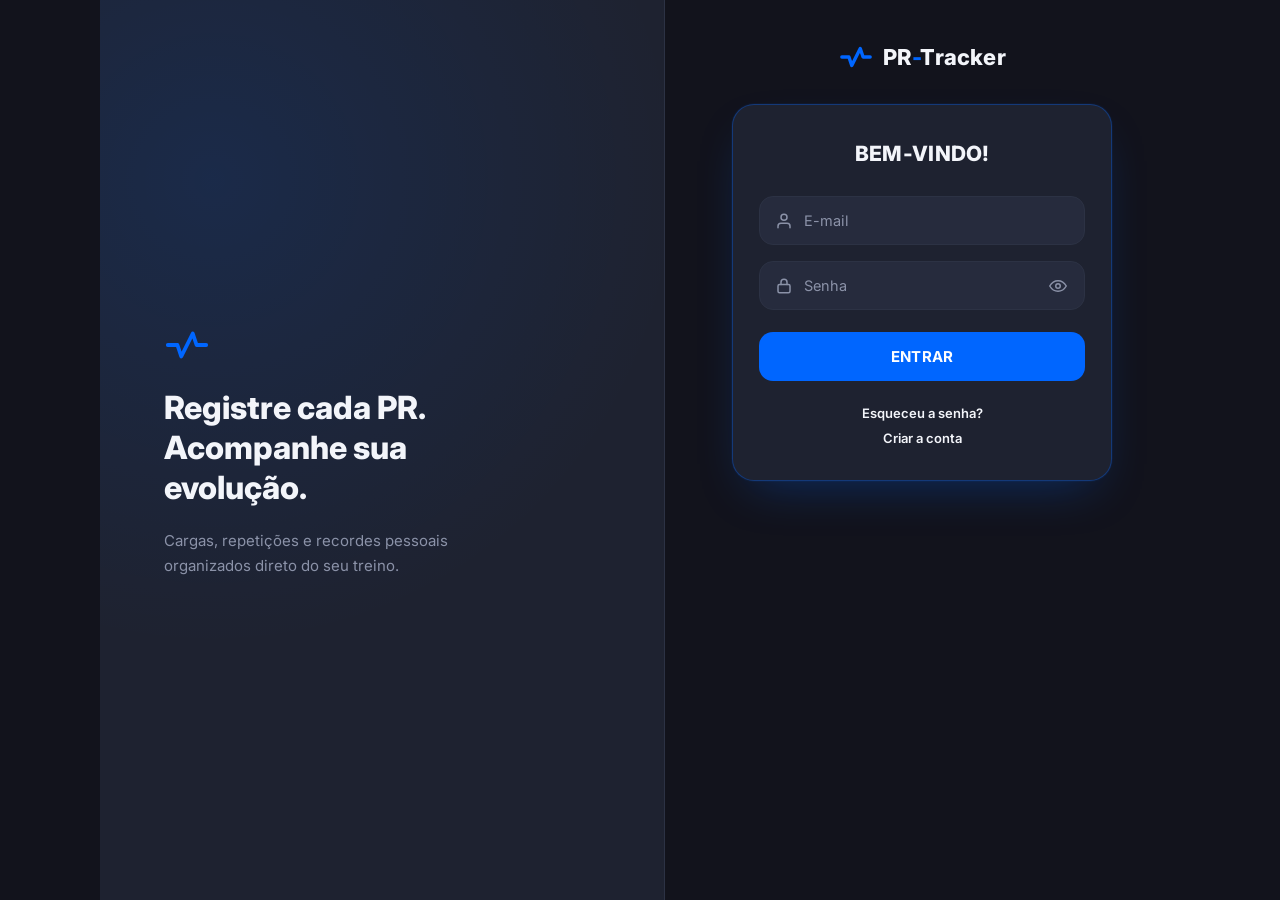
<file: src/main/resources/static/index.html>
<!DOCTYPE html>
<html lang="pt-BR">
<head>
<meta charset="UTF-8" />
<meta name="viewport" content="width=device-width, initial-scale=1.0" />
<title>PR-Tracker · Dashboard</title>
<link rel="preconnect" href="https://fonts.googleapis.com">
<link href="https://fonts.googleapis.com/css2?family=Inter:wght@500;600;700;800&display=swap" rel="stylesheet">
<link rel="stylesheet" href="css/style.css" />
</head>
<body>
<div class="screen screen--app">

  <nav class="bottom-nav">
    <button class="nav-item is-active" data-target="index.html">
      <svg viewBox="0 0 24 24" fill="none" stroke="currentColor" stroke-width="2" stroke-linecap="round" stroke-linejoin="round">
        <rect x="3" y="3" width="7" height="9" rx="1.5"></rect>
        <rect x="14" y="3" width="7" height="5" rx="1.5"></rect>
        <rect x="14" y="12" width="7" height="9" rx="1.5"></rect>
        <rect x="3" y="16" width="7" height="5" rx="1.5"></rect>
      </svg>
      DASHBOARD
    </button>
    <button class="nav-item" data-target="exercicios.html">
      <svg viewBox="0 0 24 24" fill="none" stroke="currentColor" stroke-width="2" stroke-linecap="round" stroke-linejoin="round">
        <path d="M6.5 6.5 17.5 17.5"></path>
        <path d="M4 7l3-3 2 2-3 3z"></path>
        <path d="M17 20l3-3-2-2-3 3z"></path>
        <path d="M15 4l2 2M4 15l2 2"></path>
      </svg>
      EXERCÍCIO
    </button>
    <button class="nav-item" data-target="registro.html">
      <svg viewBox="0 0 24 24" fill="none" stroke="currentColor" stroke-width="2" stroke-linecap="round" stroke-linejoin="round">
        <circle cx="12" cy="12" r="9"></circle>
        <path d="M12 8v8M8 12h8"></path>
      </svg>
      REGISTRO
    </button>
    <button class="nav-item" data-target="historico.html">
      <svg viewBox="0 0 24 24" fill="none" stroke="currentColor" stroke-width="2" stroke-linecap="round" stroke-linejoin="round">
        <path d="M3 12a9 9 0 1 0 3-6.7"></path>
        <path d="M3 4v5h5"></path>
        <path d="M12 7v5l3 3"></path>
      </svg>
      HISTÓRICO
    </button>
    <button class="nav-item" data-target="grafico.html">
      <svg viewBox="0 0 24 24" fill="none" stroke="currentColor" stroke-width="2" stroke-linecap="round" stroke-linejoin="round">
        <path d="M4 20V10M12 20V4M20 20v-7"></path>
      </svg>
      GRÁFICO
    </button>
  </nav>

  <div class="app-main">

  <header class="app-header">
    <div class="brand brand--inline">
      <svg class="brand__icon" viewBox="0 0 24 24" fill="none" stroke="currentColor" stroke-width="2.4" stroke-linecap="round" stroke-linejoin="round">
        <polyline points="2 12 7 12 9 18 15 6 17 12 22 12"></polyline>
      </svg>
      <div class="brand__name" style="font-size:18px;">PR<span>-</span>Tracker</div>
    </div>
  </header>

  <h1 class="page-title">Dashboard</h1>

  <div class="page-content">
    <div class="stat-grid">
      <div class="stat-card">
        <div class="stat-card__label">PRs registrados</div>
        <div class="stat-card__value" id="statTotalPrs">—</div>
      </div>
      <div class="stat-card">
        <div class="stat-card__label">Exercícios cadastrados</div>
        <div class="stat-card__value" id="statExercicios">—</div>
      </div>
      <div class="stat-card">
        <div class="stat-card__label">Treinos no mês</div>
        <div class="stat-card__value" id="statTreinosMes">—</div>
      </div>
      <div class="stat-card">
        <div class="stat-card__label">Último treino</div>
        <div class="stat-card__value" id="statUltimoTreino">—</div>
      </div>
    </div>

    <div>
      <p class="section-title">Registros recentes</p>
      <div class="stack" id="recentesLista"></div>
    </div>
  </div>
  </div>
</div>

<script src="js/app.js"></script>
<script src="js/dashboard.js"></script>
</body>
</html>
</file>
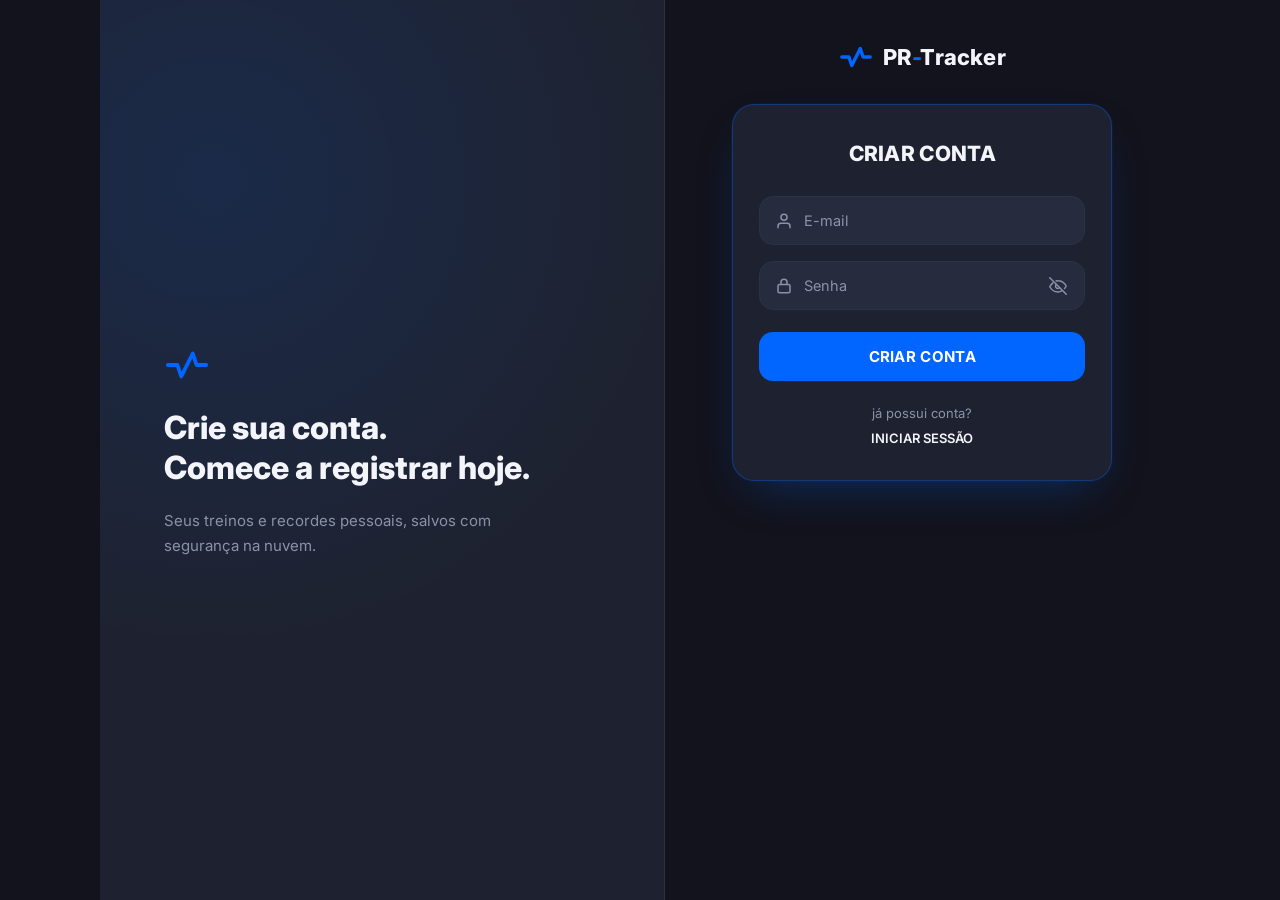
<file: src/main/resources/static/cadastro-usuario.html>
<!DOCTYPE html>
<html lang="pt-BR">
<head>
<meta charset="UTF-8" />
<meta name="viewport" content="width=device-width, initial-scale=1.0" />
<title>PR-Tracker · Criar conta</title>
<link rel="preconnect" href="https://fonts.googleapis.com">
<link href="https://fonts.googleapis.com/css2?family=Inter:wght@500;600;700;800&display=swap" rel="stylesheet">
<link rel="stylesheet" href="css/style.css" />
</head>
<body>
<div class="screen screen--auth">

  <div class="hero-pane">
    <svg class="hero-pane__icon" viewBox="0 0 24 24" fill="none" stroke="currentColor" stroke-width="2" stroke-linecap="round" stroke-linejoin="round">
      <polyline points="2 12 7 12 9 18 15 6 17 12 22 12"></polyline>
    </svg>
    <h2>Crie sua conta.<br>Comece a registrar hoje.</h2>
    <p>Seus treinos e recordes pessoais, salvos com segurança na nuvem.</p>
  </div>

  <div class="content-pane">
  <div class="brand">
    <svg class="brand__icon" viewBox="0 0 24 24" fill="none" stroke="currentColor" stroke-width="2.4" stroke-linecap="round" stroke-linejoin="round">
      <polyline points="2 12 7 12 9 18 15 6 17 12 22 12"></polyline>
    </svg>
    <div class="brand__name">PR<span>-</span>Tracker</div>
  </div>

  <div class="auth-wrap">
    <form class="auth-card" id="cadastroForm" novalidate>
      <h1 class="auth-card__title">CRIAR CONTA</h1>

      <div class="field">
        <svg class="field__icon" viewBox="0 0 24 24" fill="none" stroke="currentColor" stroke-width="2" stroke-linecap="round" stroke-linejoin="round">
          <path d="M20 21v-2a4 4 0 0 0-4-4H8a4 4 0 0 0-4 4v2"></path>
          <circle cx="12" cy="7" r="4"></circle>
        </svg>
        <input type="email" id="email" name="email" placeholder="E-mail" autocomplete="username" required />
      </div>

      <div class="field">
        <svg class="field__icon" viewBox="0 0 24 24" fill="none" stroke="currentColor" stroke-width="2" stroke-linecap="round" stroke-linejoin="round">
          <rect x="4" y="10" width="16" height="11" rx="2"></rect>
          <path d="M8 10V7a4 4 0 0 1 8 0v3"></path>
        </svg>
        <input type="password" id="senha" name="senha" placeholder="Senha" autocomplete="new-password" minlength="8" required />
        <button type="button" class="field__toggle" id="toggleSenha" aria-label="Mostrar senha">
          <svg viewBox="0 0 24 24" fill="none" stroke="currentColor" stroke-width="2" stroke-linecap="round" stroke-linejoin="round">
            <path d="M17 18.6A9.6 9.6 0 0 1 12 20c-7 0-11-7-11-7a19.3 19.3 0 0 1 4.2-5.1M9.5 5.2A9.7 9.7 0 0 1 12 5c7 0 11 7 11 7a19.4 19.4 0 0 1-2.3 3.2"></path>
            <path d="M14.1 14.1a3 3 0 1 1-4.2-4.2"></path>
            <path d="M1 1l22 22"></path>
          </svg>
        </button>
      </div>

      <button type="submit" class="btn-primary">CRIAR CONTA</button>

      <div class="auth-links">
        <div>já possui conta?</div>
        <div><a href="login.html">INICIAR SESSÃO</a></div>
      </div>
    </form>
  </div>
  </div>
</div>

<script src="js/auth.js"></script>
</body>
</html>
</file>
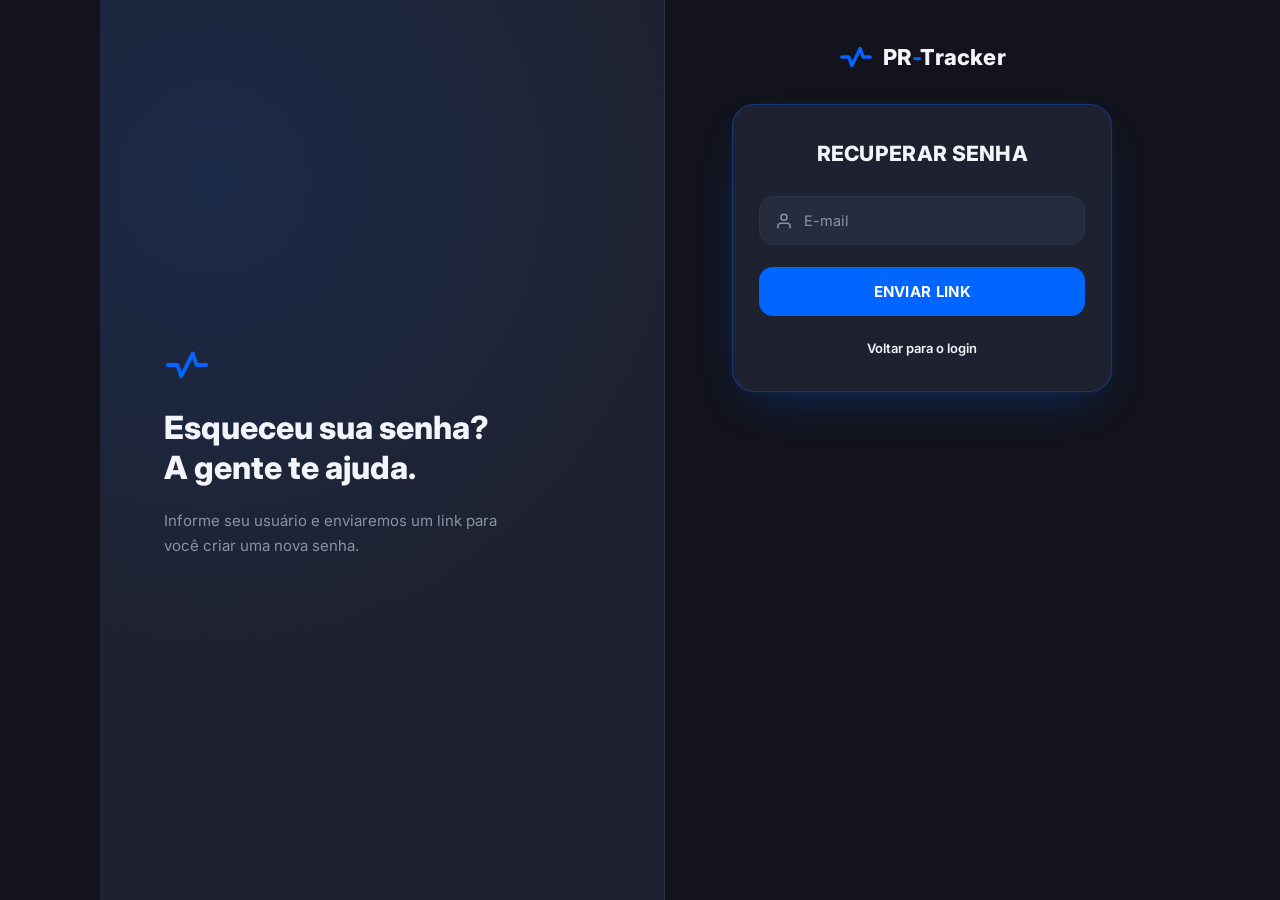
<file: src/main/resources/static/esqueci-senha.html>
<!DOCTYPE html>
<html lang="pt-BR">
<head>
<meta charset="UTF-8" />
<meta name="viewport" content="width=device-width, initial-scale=1.0" />
<title>PR-Tracker · Recuperar senha</title>
<link rel="preconnect" href="https://fonts.googleapis.com">
<link href="https://fonts.googleapis.com/css2?family=Inter:wght@500;600;700;800&display=swap" rel="stylesheet">
<link rel="stylesheet" href="css/style.css" />
</head>
<body>
<div class="screen screen--auth">

  <div class="hero-pane">
    <svg class="hero-pane__icon" viewBox="0 0 24 24" fill="none" stroke="currentColor" stroke-width="2" stroke-linecap="round" stroke-linejoin="round">
      <polyline points="2 12 7 12 9 18 15 6 17 12 22 12"></polyline>
    </svg>
    <h2>Esqueceu sua senha?<br>A gente te ajuda.</h2>
    <p>Informe seu usuário e enviaremos um link para você criar uma nova senha.</p>
  </div>

  <div class="content-pane">
  <div class="brand">
    <svg class="brand__icon" viewBox="0 0 24 24" fill="none" stroke="currentColor" stroke-width="2.4" stroke-linecap="round" stroke-linejoin="round">
      <polyline points="2 12 7 12 9 18 15 6 17 12 22 12"></polyline>
    </svg>
    <div class="brand__name">PR<span>-</span>Tracker</div>
  </div>

  <div class="auth-wrap">
    <form class="auth-card" id="esqueciSenhaForm" novalidate>
      <h1 class="auth-card__title">RECUPERAR SENHA</h1>

      <div class="field">
        <svg class="field__icon" viewBox="0 0 24 24" fill="none" stroke="currentColor" stroke-width="2" stroke-linecap="round" stroke-linejoin="round">
          <path d="M20 21v-2a4 4 0 0 0-4-4H8a4 4 0 0 0-4 4v2"></path>
          <circle cx="12" cy="7" r="4"></circle>
        </svg>
        <input type="email" name="email" placeholder="E-mail" autocomplete="username" required />
      </div>

      <button type="submit" class="btn-primary">ENVIAR LINK</button>

      <p class="form-hint" id="esqueciFeedback" style="display:none; text-align:center; margin-top:16px;"></p>

      <div class="auth-links">
        <div><a href="login.html">Voltar para o login</a></div>
      </div>
    </form>
  </div>
  </div>
</div>

<script src="js/auth.js"></script>
</body>
</html>
</file>
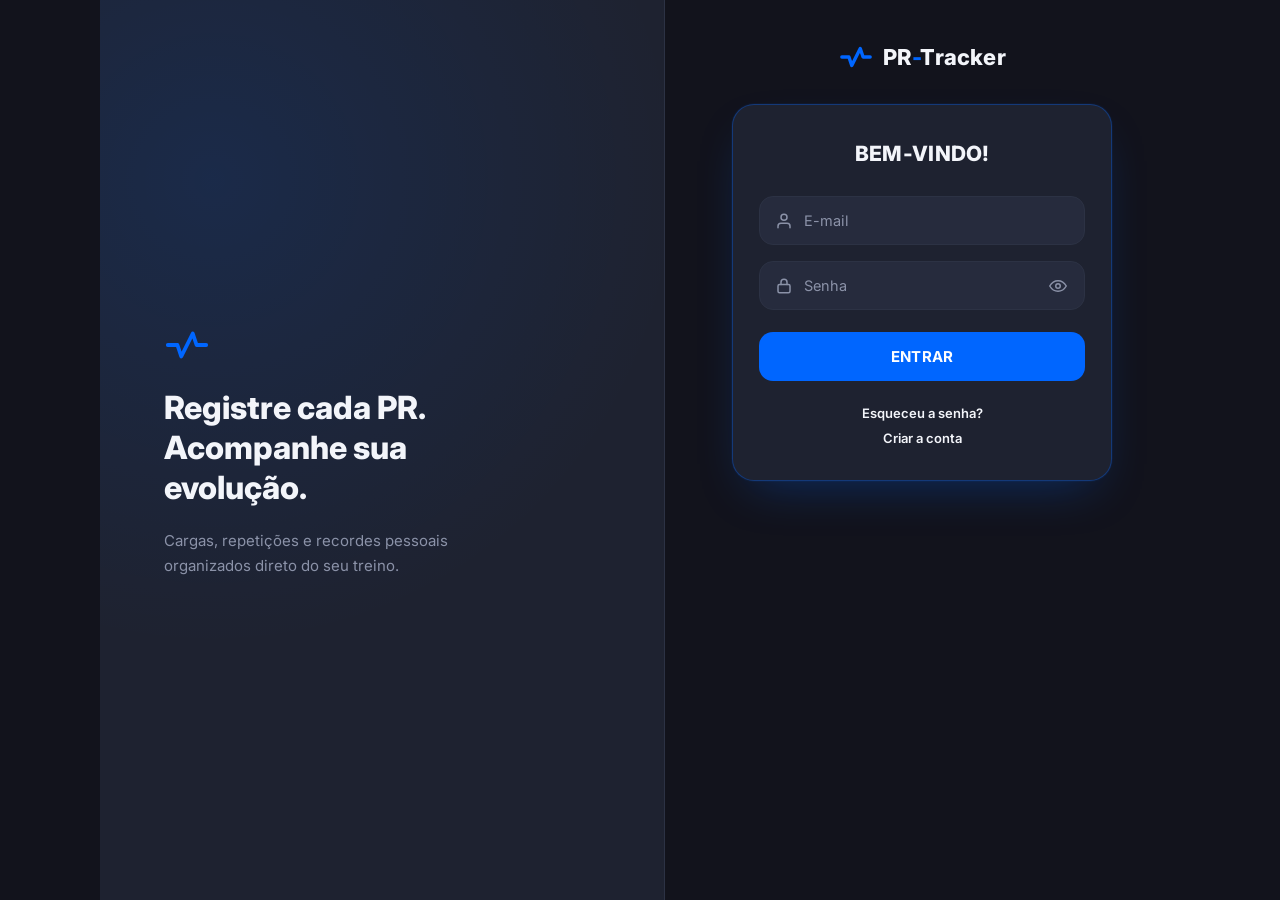
<file: src/main/resources/static/exercicios.html>
<!DOCTYPE html>
<html lang="pt-BR">
<head>
<meta charset="UTF-8" />
<meta name="viewport" content="width=device-width, initial-scale=1.0" />
<title>PR-Tracker · Exercícios</title>
<link rel="preconnect" href="https://fonts.googleapis.com">
<link href="https://fonts.googleapis.com/css2?family=Inter:wght@500;600;700;800&display=swap" rel="stylesheet">
<link rel="stylesheet" href="css/style.css" />
</head>
<body>
<div class="screen screen--app">

  <nav class="bottom-nav">
    <button class="nav-item" data-target="index.html">
      <svg viewBox="0 0 24 24" fill="none" stroke="currentColor" stroke-width="2" stroke-linecap="round" stroke-linejoin="round">
        <rect x="3" y="3" width="7" height="9" rx="1.5"></rect>
        <rect x="14" y="3" width="7" height="5" rx="1.5"></rect>
        <rect x="14" y="12" width="7" height="9" rx="1.5"></rect>
        <rect x="3" y="16" width="7" height="5" rx="1.5"></rect>
      </svg>
      DASHBOARD
    </button>
    <button class="nav-item is-active" data-target="exercicios.html">
      <svg viewBox="0 0 24 24" fill="none" stroke="currentColor" stroke-width="2" stroke-linecap="round" stroke-linejoin="round">
        <path d="M6.5 6.5 17.5 17.5"></path>
        <path d="M4 7l3-3 2 2-3 3z"></path>
        <path d="M17 20l3-3-2-2-3 3z"></path>
        <path d="M15 4l2 2M4 15l2 2"></path>
      </svg>
      EXERCÍCIO
    </button>
    <button class="nav-item" data-target="registro.html">
      <svg viewBox="0 0 24 24" fill="none" stroke="currentColor" stroke-width="2" stroke-linecap="round" stroke-linejoin="round">
        <circle cx="12" cy="12" r="9"></circle>
        <path d="M12 8v8M8 12h8"></path>
      </svg>
      REGISTRO
    </button>
    <button class="nav-item" data-target="historico.html">
      <svg viewBox="0 0 24 24" fill="none" stroke="currentColor" stroke-width="2" stroke-linecap="round" stroke-linejoin="round">
        <path d="M3 12a9 9 0 1 0 3-6.7"></path>
        <path d="M3 4v5h5"></path>
        <path d="M12 7v5l3 3"></path>
      </svg>
      HISTÓRICO
    </button>
    <button class="nav-item" data-target="grafico.html">
      <svg viewBox="0 0 24 24" fill="none" stroke="currentColor" stroke-width="2" stroke-linecap="round" stroke-linejoin="round">
        <path d="M4 20V10M12 20V4M20 20v-7"></path>
      </svg>
      GRÁFICO
    </button>
  </nav>

  <div class="app-main">

  <header class="app-header">
    <div class="brand brand--inline">
      <svg class="brand__icon" viewBox="0 0 24 24" fill="none" stroke="currentColor" stroke-width="2.4" stroke-linecap="round" stroke-linejoin="round">
        <polyline points="2 12 7 12 9 18 15 6 17 12 22 12"></polyline>
      </svg>
      <div class="brand__name" style="font-size:18px;">PR<span>-</span>Tracker</div>
    </div>
  </header>

  <h1 class="page-title">Exercícios</h1>

  <div class="exercicios-grid">
  <form class="form-section" id="exercicioForm" novalidate>
    <div>
      <label class="label" for="nomeExercicio">Nome do exercício:</label>
      <input class="text-input" type="text" id="nomeExercicio" placeholder="Ex: Supino Reto" required />
    </div>

    <div>
      <label class="label" for="grupoMuscular">Grupo muscular</label>
      <div class="select-wrap">
        <select id="grupoMuscular" required>
          <option value="Peito">Peito</option>
          <option value="Costas">Costas</option>
          <option value="Pernas">Pernas</option>
          <option value="Ombro">Ombro</option>
          <option value="Braço">Braço</option>
          <option value="Abdômen">Abdômen</option>
          <option value="Panturrilha">Panturrilha</option>
        </select>
      </div>
    </div>

    <button type="submit" class="btn-block">Cadastrar</button>
  </form>

  <section class="list-section" id="listaExercicios" aria-live="polite">
    <!-- itens inseridos via JS -->
    <p class="empty-state" id="emptyState">Nenhum exercício cadastrado ainda.</p>
  </section>
  </div>

  </div>
</div>

<script src="js/app.js"></script>
<script src="js/exercicios.js"></script>
</body>
</html>
</file>
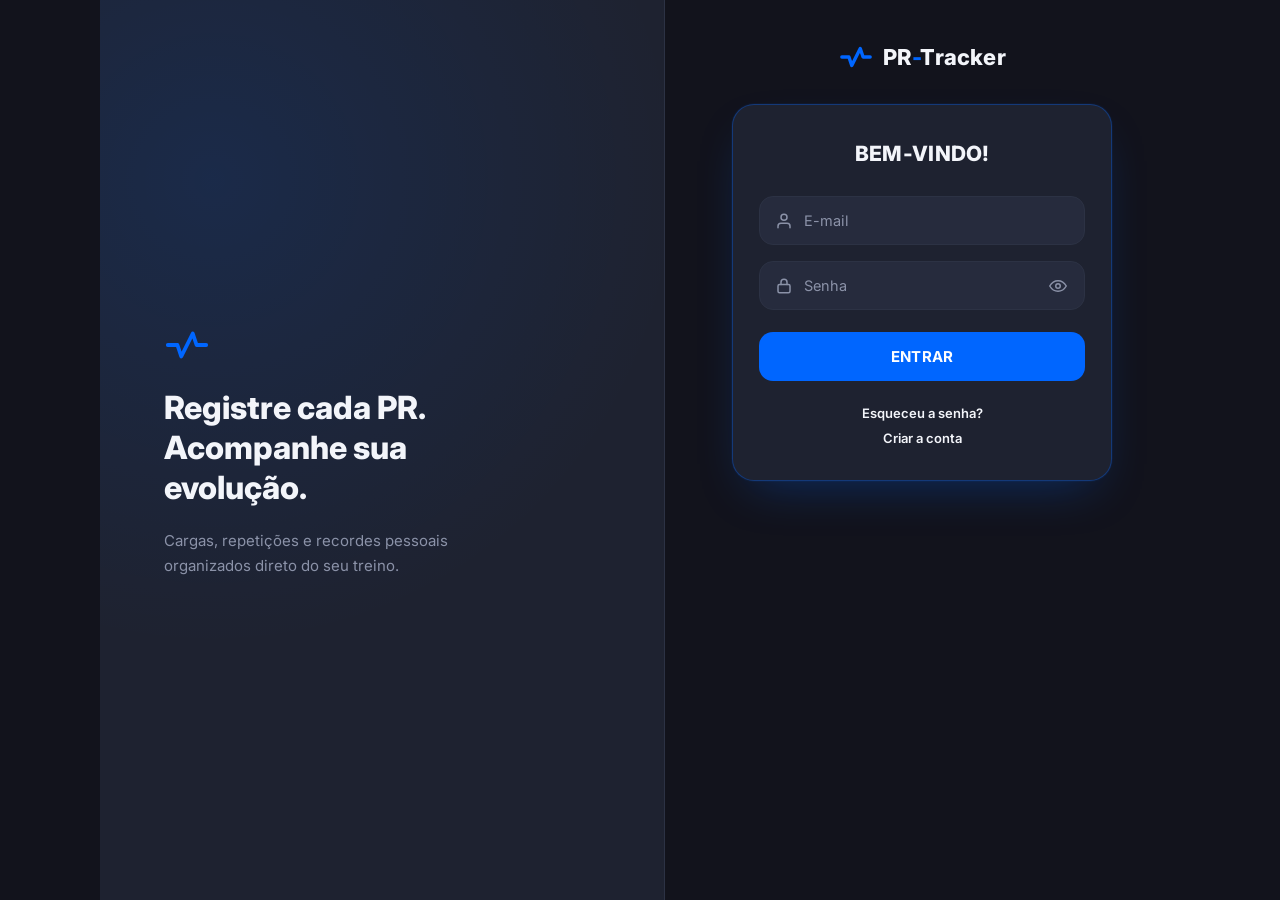
<file: src/main/resources/static/historico.html>
<!DOCTYPE html>
<html lang="pt-BR">
<head>
<meta charset="UTF-8" />
<meta name="viewport" content="width=device-width, initial-scale=1.0" />
<title>PR-Tracker · Histórico</title>
<link rel="preconnect" href="https://fonts.googleapis.com">
<link href="https://fonts.googleapis.com/css2?family=Inter:wght@500;600;700;800&display=swap" rel="stylesheet">
<link rel="stylesheet" href="css/style.css" />
</head>
<body>
<div class="screen screen--app">

  <nav class="bottom-nav">
    <button class="nav-item" data-target="index.html">
      <svg viewBox="0 0 24 24" fill="none" stroke="currentColor" stroke-width="2" stroke-linecap="round" stroke-linejoin="round">
        <rect x="3" y="3" width="7" height="9" rx="1.5"></rect>
        <rect x="14" y="3" width="7" height="5" rx="1.5"></rect>
        <rect x="14" y="12" width="7" height="9" rx="1.5"></rect>
        <rect x="3" y="16" width="7" height="5" rx="1.5"></rect>
      </svg>
      DASHBOARD
    </button>
    <button class="nav-item" data-target="exercicios.html">
      <svg viewBox="0 0 24 24" fill="none" stroke="currentColor" stroke-width="2" stroke-linecap="round" stroke-linejoin="round">
        <path d="M6.5 6.5 17.5 17.5"></path>
        <path d="M4 7l3-3 2 2-3 3z"></path>
        <path d="M17 20l3-3-2-2-3 3z"></path>
        <path d="M15 4l2 2M4 15l2 2"></path>
      </svg>
      EXERCÍCIO
    </button>
    <button class="nav-item" data-target="registro.html">
      <svg viewBox="0 0 24 24" fill="none" stroke="currentColor" stroke-width="2" stroke-linecap="round" stroke-linejoin="round">
        <circle cx="12" cy="12" r="9"></circle>
        <path d="M12 8v8M8 12h8"></path>
      </svg>
      REGISTRO
    </button>
    <button class="nav-item is-active" data-target="historico.html">
      <svg viewBox="0 0 24 24" fill="none" stroke="currentColor" stroke-width="2" stroke-linecap="round" stroke-linejoin="round">
        <path d="M3 12a9 9 0 1 0 3-6.7"></path>
        <path d="M3 4v5h5"></path>
        <path d="M12 7v5l3 3"></path>
      </svg>
      HISTÓRICO
    </button>
    <button class="nav-item" data-target="grafico.html">
      <svg viewBox="0 0 24 24" fill="none" stroke="currentColor" stroke-width="2" stroke-linecap="round" stroke-linejoin="round">
        <path d="M4 20V10M12 20V4M20 20v-7"></path>
      </svg>
      GRÁFICO
    </button>
  </nav>

  <div class="app-main">

  <header class="app-header">
    <div class="brand brand--inline">
      <svg class="brand__icon" viewBox="0 0 24 24" fill="none" stroke="currentColor" stroke-width="2.4" stroke-linecap="round" stroke-linejoin="round">
        <polyline points="2 12 7 12 9 18 15 6 17 12 22 12"></polyline>
      </svg>
      <div class="brand__name" style="font-size:18px;">PR<span>-</span>Tracker</div>
    </div>
  </header>

  <h1 class="page-title">Histórico</h1>

  <div class="page-content">
    <div class="filter-bar">
      <div class="select-wrap">
        <select id="filtroExercicio">
          <option value="todos">Todos os exercícios</option>
          <option value="Supino reto">Supino reto</option>
          <option value="Agachamento livre">Agachamento livre</option>
          <option value="Levantamento terra">Levantamento terra</option>
        </select>
      </div>
    </div>

    <div class="stack" id="historicoLista">
      <p class="empty-state" id="historicoEmpty">Nenhum registro encontrado.</p>
    </div>
  </div>
  </div>
</div>

<script src="js/app.js"></script>
<script src="js/historico.js"></script>
</body>
</html>
</file>
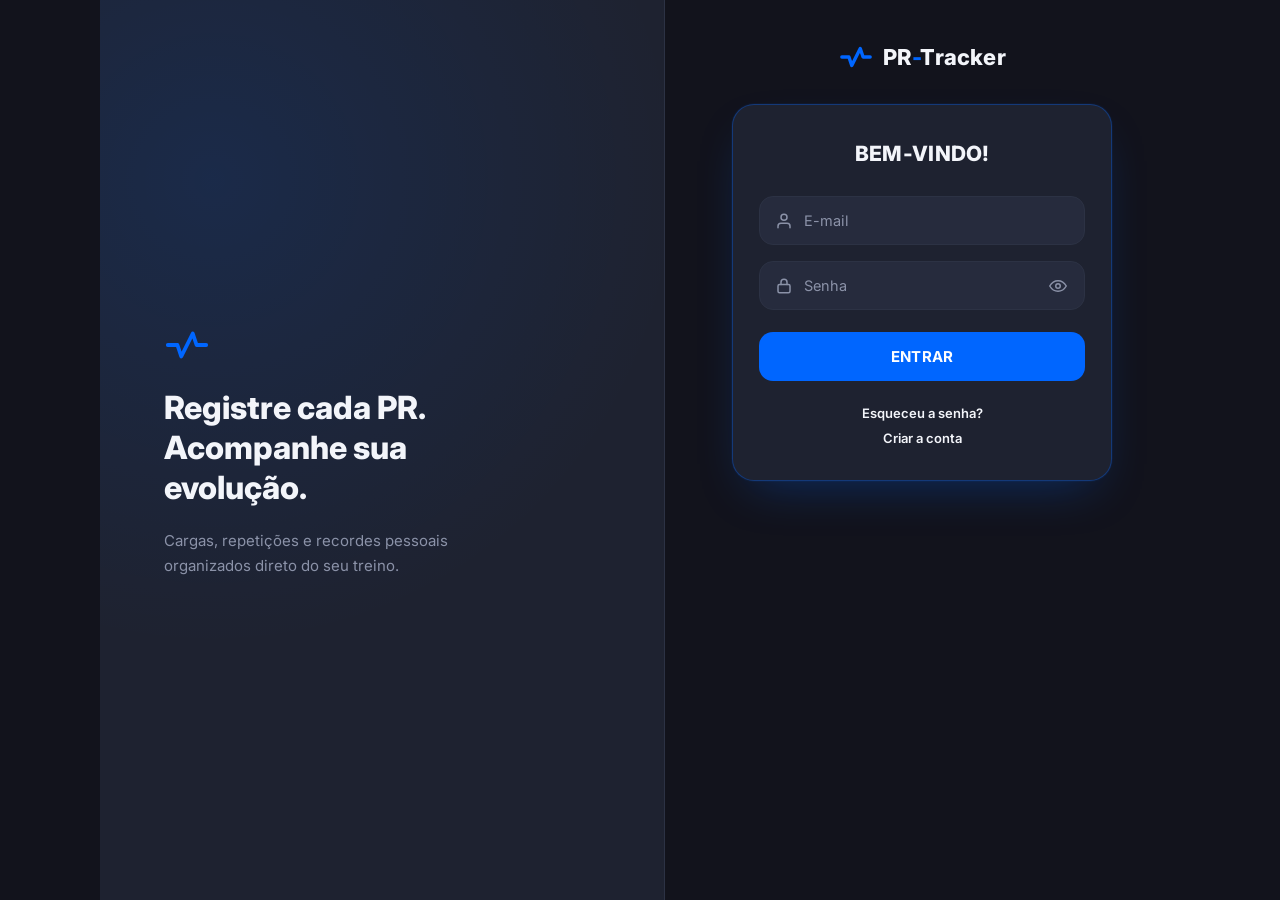
<file: src/main/resources/static/login.html>
<!DOCTYPE html>
<html lang="pt-BR">
<head>
<meta charset="UTF-8" />
<meta name="viewport" content="width=device-width, initial-scale=1.0" />
<title>PR-Tracker · Entrar</title>
<link rel="preconnect" href="https://fonts.googleapis.com">
<link href="https://fonts.googleapis.com/css2?family=Inter:wght@500;600;700;800&display=swap" rel="stylesheet">
<link rel="stylesheet" href="css/style.css" />
</head>
<body>
<div class="screen screen--auth">

  <div class="hero-pane">
    <svg class="hero-pane__icon" viewBox="0 0 24 24" fill="none" stroke="currentColor" stroke-width="2" stroke-linecap="round" stroke-linejoin="round">
      <polyline points="2 12 7 12 9 18 15 6 17 12 22 12"></polyline>
    </svg>
    <h2>Registre cada PR.<br>Acompanhe sua evolução.</h2>
    <p>Cargas, repetições e recordes pessoais organizados direto do seu treino.</p>
  </div>

  <div class="content-pane">
  <div class="brand">
    <svg class="brand__icon" viewBox="0 0 24 24" fill="none" stroke="currentColor" stroke-width="2.4" stroke-linecap="round" stroke-linejoin="round">
      <polyline points="2 12 7 12 9 18 15 6 17 12 22 12"></polyline>
    </svg>
    <div class="brand__name">PR<span>-</span>Tracker</div>
  </div>

  <div class="auth-wrap">
    <form class="auth-card" id="loginForm" novalidate>
      <h1 class="auth-card__title">BEM-VINDO!</h1>

      <div class="field">
        <svg class="field__icon" viewBox="0 0 24 24" fill="none" stroke="currentColor" stroke-width="2" stroke-linecap="round" stroke-linejoin="round">
          <path d="M20 21v-2a4 4 0 0 0-4-4H8a4 4 0 0 0-4 4v2"></path>
          <circle cx="12" cy="7" r="4"></circle>
        </svg>
        <input type="email" name="email" placeholder="E-mail" autocomplete="username" required />
      </div>

      <div class="field">
        <svg class="field__icon" viewBox="0 0 24 24" fill="none" stroke="currentColor" stroke-width="2" stroke-linecap="round" stroke-linejoin="round">
          <rect x="4" y="10" width="16" height="11" rx="2"></rect>
          <path d="M8 10V7a4 4 0 0 1 8 0v3"></path>
        </svg>
        <input type="password" id="senha" name="senha" placeholder="Senha" autocomplete="current-password" required />
        <button type="button" class="field__toggle" id="toggleSenha" aria-label="Mostrar senha">
          <svg viewBox="0 0 24 24" fill="none" stroke="currentColor" stroke-width="2" stroke-linecap="round" stroke-linejoin="round">
            <path d="M1 12s4-7 11-7 11 7 11 7-4 7-11 7-11-7-11-7z"></path>
            <circle cx="12" cy="12" r="3"></circle>
          </svg>
        </button>
      </div>

      <button type="submit" class="btn-primary">ENTRAR</button>

      <div class="auth-links">
        <div><a href="esqueci-senha.html">Esqueceu a senha?</a></div>
        <div><a href="cadastro-usuario.html">Criar a conta</a></div>
      </div>
    </form>
  </div>
  </div>
</div>

<script src="js/auth.js"></script>
</body>
</html>
</file>
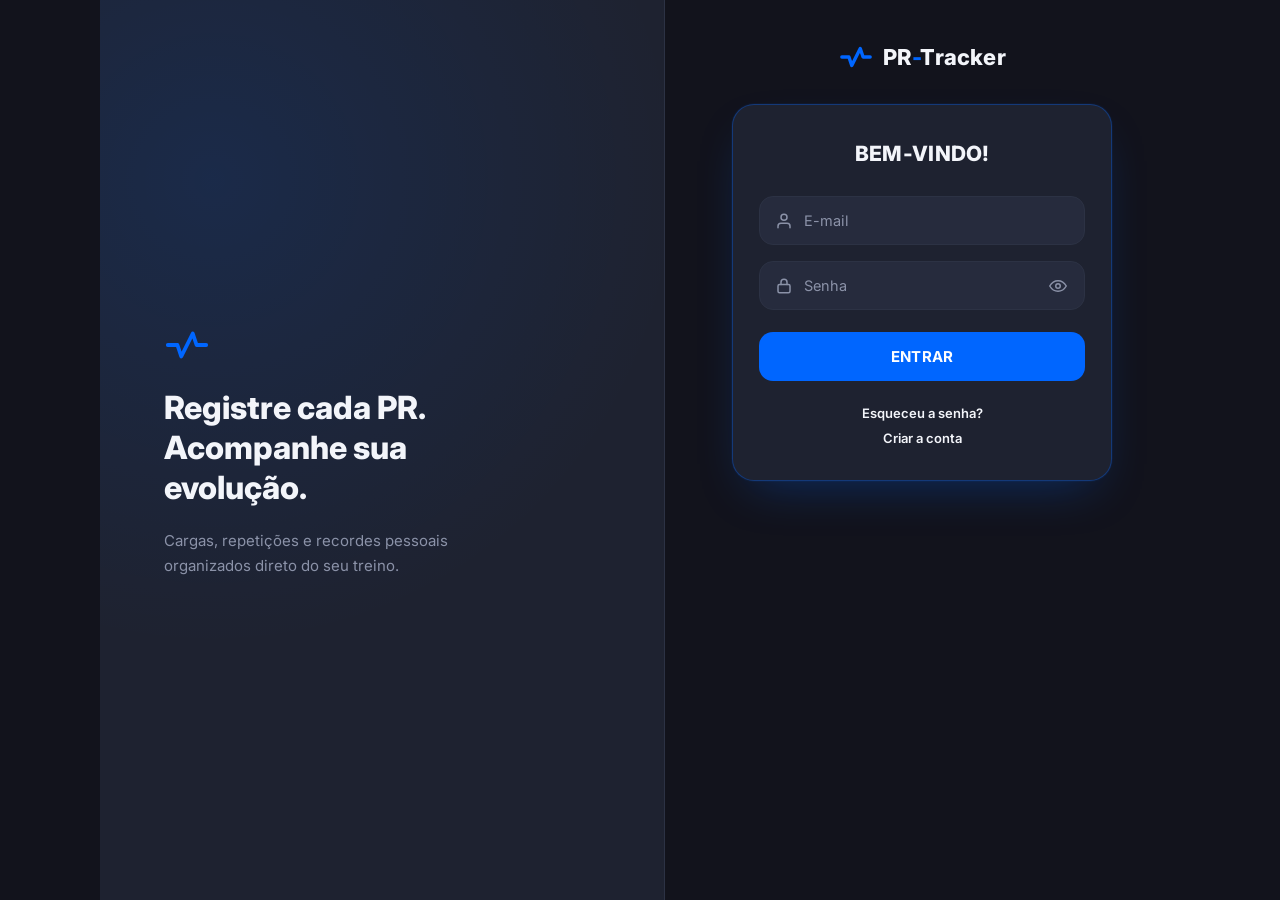
<file: src/main/resources/static/registro.html>
<!DOCTYPE html>
<html lang="pt-BR">
<head>
<meta charset="UTF-8" />
<meta name="viewport" content="width=device-width, initial-scale=1.0" />
<title>PR-Tracker · Registro</title>
<link rel="preconnect" href="https://fonts.googleapis.com">
<link href="https://fonts.googleapis.com/css2?family=Inter:wght@500;600;700;800&display=swap" rel="stylesheet">
<link rel="stylesheet" href="css/style.css" />
</head>
<body>
<div class="screen screen--app">

  <nav class="bottom-nav">
    <button class="nav-item" data-target="index.html">
      <svg viewBox="0 0 24 24" fill="none" stroke="currentColor" stroke-width="2" stroke-linecap="round" stroke-linejoin="round">
        <rect x="3" y="3" width="7" height="9" rx="1.5"></rect>
        <rect x="14" y="3" width="7" height="5" rx="1.5"></rect>
        <rect x="14" y="12" width="7" height="9" rx="1.5"></rect>
        <rect x="3" y="16" width="7" height="5" rx="1.5"></rect>
      </svg>
      DASHBOARD
    </button>
    <button class="nav-item" data-target="exercicios.html">
      <svg viewBox="0 0 24 24" fill="none" stroke="currentColor" stroke-width="2" stroke-linecap="round" stroke-linejoin="round">
        <path d="M6.5 6.5 17.5 17.5"></path>
        <path d="M4 7l3-3 2 2-3 3z"></path>
        <path d="M17 20l3-3-2-2-3 3z"></path>
        <path d="M15 4l2 2M4 15l2 2"></path>
      </svg>
      EXERCÍCIO
    </button>
    <button class="nav-item is-active" data-target="registro.html">
      <svg viewBox="0 0 24 24" fill="none" stroke="currentColor" stroke-width="2" stroke-linecap="round" stroke-linejoin="round">
        <circle cx="12" cy="12" r="9"></circle>
        <path d="M12 8v8M8 12h8"></path>
      </svg>
      REGISTRO
    </button>
    <button class="nav-item" data-target="historico.html">
      <svg viewBox="0 0 24 24" fill="none" stroke="currentColor" stroke-width="2" stroke-linecap="round" stroke-linejoin="round">
        <path d="M3 12a9 9 0 1 0 3-6.7"></path>
        <path d="M3 4v5h5"></path>
        <path d="M12 7v5l3 3"></path>
      </svg>
      HISTÓRICO
    </button>
    <button class="nav-item" data-target="grafico.html">
      <svg viewBox="0 0 24 24" fill="none" stroke="currentColor" stroke-width="2" stroke-linecap="round" stroke-linejoin="round">
        <path d="M4 20V10M12 20V4M20 20v-7"></path>
      </svg>
      GRÁFICO
    </button>
  </nav>

  <div class="app-main">

  <header class="app-header">
    <div class="brand brand--inline">
      <svg class="brand__icon" viewBox="0 0 24 24" fill="none" stroke="currentColor" stroke-width="2.4" stroke-linecap="round" stroke-linejoin="round">
        <polyline points="2 12 7 12 9 18 15 6 17 12 22 12"></polyline>
      </svg>
      <div class="brand__name" style="font-size:18px;">PR<span>-</span>Tracker</div>
    </div>
  </header>

  <h1 class="page-title">Registro</h1>

  <div class="content-grid">
    <form class="form-section" id="registroForm" novalidate>
      <div>
        <label class="label" for="exercicioSelect">Exercício</label>
        <div class="select-wrap">
          <select id="exercicioSelect" required>
            <option value="Supino Reto">Supino Reto</option>
            <option value="Crucifixo Voador">Crucifixo Voador</option>
            <option value="Agachamento Livre">Agachamento Livre</option>
            <option value="Levantamento Terra">Levantamento Terra</option>
          </select>
        </div>
      </div>

      <div class="field-row">
        <div>
          <label class="label" for="peso">Peso (kg)</label>
          <input class="text-input" type="number" id="peso" step="0.5" min="0" placeholder="Ex: 92.5" />
        </div>
        <div>
          <label class="label" for="repeticoes">Repetições</label>
          <input class="text-input" type="number" id="repeticoes" min="1" placeholder="Ex: 5" required />
        </div>
      </div>

      <div class="field-row">
        <label class="checkbox-label" for="pesoCorporal">
          <input type="checkbox" id="pesoCorporal" />
          Peso corporal (sem carga adicional — ex: barra fixa sem anilha)
        </label>
      </div>

      <div>
        <label class="label" for="dataRegistro">Data</label>
        <input class="text-input" type="date" id="dataRegistro" required />
      </div>

      <button type="submit" class="btn-block">Registrar</button>
    </form>

    <section class="list-section" id="listaRegistrosHoje" aria-live="polite">
      <p class="empty-state" id="registroEmptyState">Nenhum registro hoje ainda.</p>
    </section>
  </div>
  </div>
</div>

<script src="js/app.js"></script>
<script src="js/registro.js"></script>
</body>
</html>
</file>
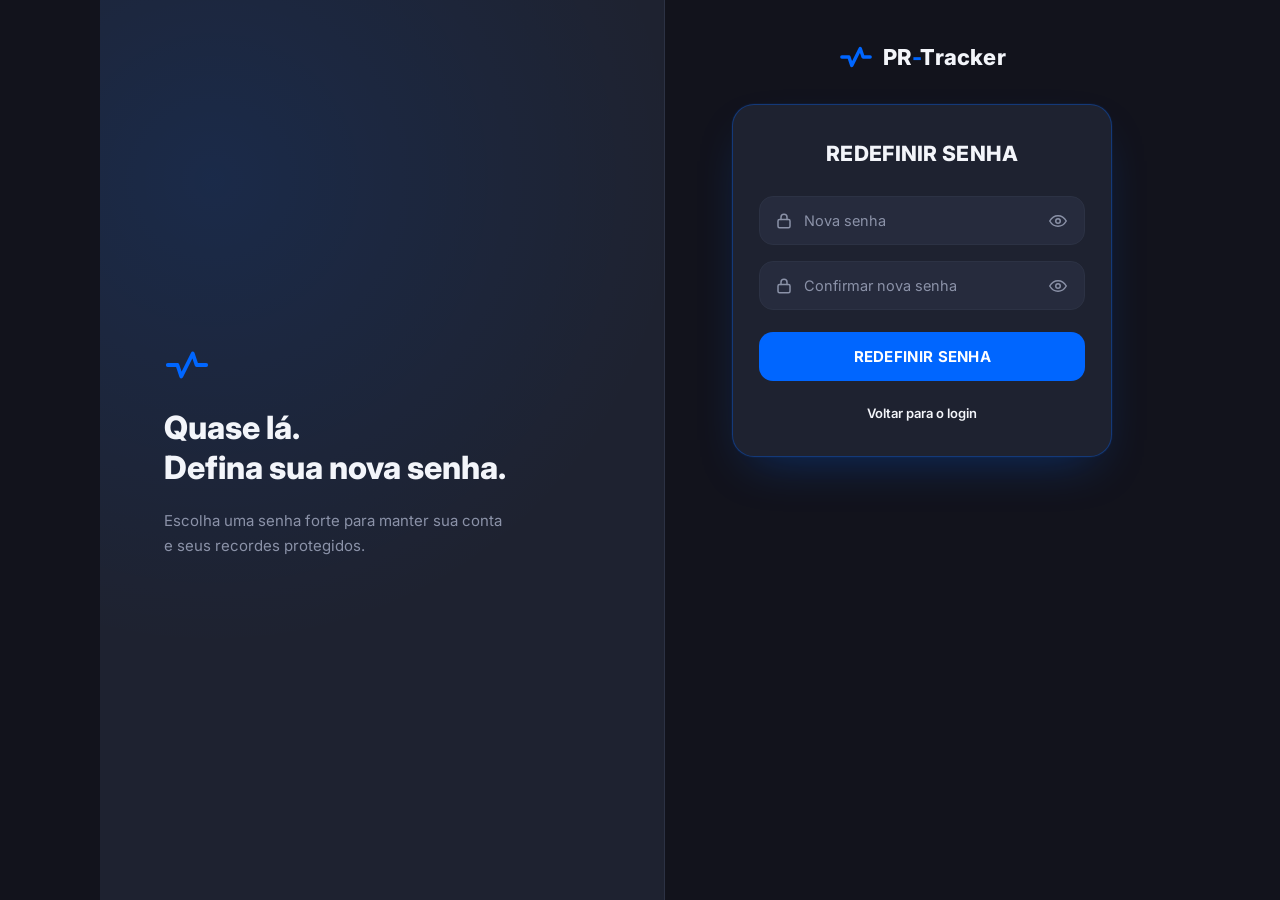
<file: src/main/resources/static/resetar-senha.html>
<!DOCTYPE html>
<html lang="pt-BR">
<head>
<meta charset="UTF-8" />
<meta name="viewport" content="width=device-width, initial-scale=1.0" />
<title>PR-Tracker · Redefinir senha</title>
<link rel="preconnect" href="https://fonts.googleapis.com">
<link href="https://fonts.googleapis.com/css2?family=Inter:wght@500;600;700;800&display=swap" rel="stylesheet">
<link rel="stylesheet" href="css/style.css" />
</head>
<body>
<div class="screen screen--auth">

  <div class="hero-pane">
    <svg class="hero-pane__icon" viewBox="0 0 24 24" fill="none" stroke="currentColor" stroke-width="2" stroke-linecap="round" stroke-linejoin="round">
      <polyline points="2 12 7 12 9 18 15 6 17 12 22 12"></polyline>
    </svg>
    <h2>Quase lá.<br>Defina sua nova senha.</h2>
    <p>Escolha uma senha forte para manter sua conta e seus recordes protegidos.</p>
  </div>

  <div class="content-pane">
  <div class="brand">
    <svg class="brand__icon" viewBox="0 0 24 24" fill="none" stroke="currentColor" stroke-width="2.4" stroke-linecap="round" stroke-linejoin="round">
      <polyline points="2 12 7 12 9 18 15 6 17 12 22 12"></polyline>
    </svg>
    <div class="brand__name">PR<span>-</span>Tracker</div>
  </div>

  <div class="auth-wrap">
    <form class="auth-card" id="resetarSenhaForm" novalidate>
      <h1 class="auth-card__title">REDEFINIR SENHA</h1>

      <div class="field">
        <svg class="field__icon" viewBox="0 0 24 24" fill="none" stroke="currentColor" stroke-width="2" stroke-linecap="round" stroke-linejoin="round">
          <rect x="4" y="10" width="16" height="11" rx="2"></rect>
          <path d="M8 10V7a4 4 0 0 1 8 0v3"></path>
        </svg>
        <input type="password" id="novaSenha" placeholder="Nova senha" autocomplete="new-password" minlength="8" required />
        <button type="button" class="field__toggle" id="toggleNovaSenha" aria-label="Mostrar senha">
          <svg viewBox="0 0 24 24" fill="none" stroke="currentColor" stroke-width="2" stroke-linecap="round" stroke-linejoin="round">
            <path d="M1 12s4-7 11-7 11 7 11 7-4 7-11 7-11-7-11-7z"></path>
            <circle cx="12" cy="12" r="3"></circle>
          </svg>
        </button>
      </div>

      <div class="field">
        <svg class="field__icon" viewBox="0 0 24 24" fill="none" stroke="currentColor" stroke-width="2" stroke-linecap="round" stroke-linejoin="round">
          <rect x="4" y="10" width="16" height="11" rx="2"></rect>
          <path d="M8 10V7a4 4 0 0 1 8 0v3"></path>
        </svg>
        <input type="password" id="confirmarSenha" placeholder="Confirmar nova senha" autocomplete="new-password" minlength="8" required />
        <button type="button" class="field__toggle" id="toggleConfirmarSenha" aria-label="Mostrar senha">
          <svg viewBox="0 0 24 24" fill="none" stroke="currentColor" stroke-width="2" stroke-linecap="round" stroke-linejoin="round">
            <path d="M1 12s4-7 11-7 11 7 11 7-4 7-11 7-11-7-11-7z"></path>
            <circle cx="12" cy="12" r="3"></circle>
          </svg>
        </button>
      </div>

      <button type="submit" class="btn-primary">REDEFINIR SENHA</button>

      <div class="auth-links">
        <div><a href="login.html">Voltar para o login</a></div>
      </div>
    </form>
  </div>
  </div>
</div>

<script src="js/auth.js"></script>
</body>
</html>
</file>
<file: src/main/resources/static/css/style.css>
/* ==========================================================================
   PR-Tracker — Design tokens
   ========================================================================== */
:root {
  --bg: #12131C;
  --surface: #1E2230;
  --surface-raised: #262B3D;
  --accent: #0066FF;
  --accent-dim: #0052CC;
  --accent-soft: rgba(0, 102, 255, 0.35);
  --text: #F3F5FA;
  --text-muted: #8B92A8;
  --border: #2C3244;
  --danger: #FF5C6C;
  --radius-lg: 22px;
  --radius-md: 14px;
  --radius-sm: 10px;
  --font: 'Inter', -apple-system, BlinkMacSystemFont, "Segoe UI", sans-serif;
}

* { box-sizing: border-box; }

html, body {
  margin: 0;
  padding: 0;
  background: var(--bg);
  color: var(--text);
  font-family: var(--font);
  -webkit-font-smoothing: antialiased;
}

body {
  min-height: 100vh;
  display: flex;
  justify-content: center;
}

.screen {
  width: 100%;
  max-width: 430px;
  min-height: 100vh;
  position: relative;
  display: flex;
  flex-direction: column;
}

a { color: inherit; text-decoration: none; }
button { font-family: inherit; cursor: pointer; }
input, select { font-family: inherit; }

/* --------------------------------------------------------------------
   Brand mark
   -------------------------------------------------------------------- */
.brand {
  display: flex;
  align-items: center;
  justify-content: center;
  gap: 10px;
  padding: 48px 0 28px;
}

.brand__icon {
  width: 34px;
  height: 34px;
  color: var(--accent);
  flex-shrink: 0;
}

.brand__name {
  font-size: 22px;
  font-weight: 800;
  letter-spacing: 0.2px;
}

.brand__name span { color: var(--accent); }

.brand--inline {
  padding: 0;
  justify-content: flex-start;
}

/* --------------------------------------------------------------------
   Auth card (login / cadastro)
   -------------------------------------------------------------------- */
.auth-wrap {
  flex: 1;
  display: flex;
  flex-direction: column;
  padding: 0 24px 40px;
}

.auth-card {
  background: var(--surface);
  border: 1px solid var(--accent-soft);
  border-radius: var(--radius-lg);
  padding: 36px 26px 30px;
  box-shadow: 0 0 0 1px rgba(0,102,255,0.06), 0 20px 50px -20px rgba(0,102,255,0.35);
}

.auth-card__title {
  text-align: center;
  font-size: 21px;
  font-weight: 800;
  letter-spacing: 0.3px;
  margin: 0 0 30px;
}

.field {
  position: relative;
  margin-bottom: 16px;
}

.field__icon {
  position: absolute;
  left: 16px;
  top: 50%;
  transform: translateY(-50%);
  width: 18px;
  height: 18px;
  color: var(--text-muted);
  pointer-events: none;
}

.field input {
  width: 100%;
  background: var(--surface-raised);
  border: 1px solid var(--border);
  border-radius: var(--radius-md);
  padding: 15px 44px;
  color: var(--text);
  font-size: 14.5px;
  outline: none;
  transition: border-color .15s ease;
}

.field input::placeholder { color: var(--text-muted); }
.field input:focus { border-color: var(--accent); }

.field__toggle {
  position: absolute;
  right: 14px;
  top: 50%;
  transform: translateY(-50%);
  background: none;
  border: none;
  padding: 4px;
  display: flex;
  color: var(--text-muted);
}
.field__toggle:hover { color: var(--text); }
.field__toggle svg { width: 18px; height: 18px; }

.btn-primary {
  width: 100%;
  border: none;
  border-radius: var(--radius-md);
  background: var(--accent);
  color: #fff;
  font-weight: 700;
  font-size: 15px;
  letter-spacing: 0.3px;
  padding: 15px;
  margin-top: 6px;
  transition: background .15s ease, transform .05s ease;
}
.btn-primary:hover { background: var(--accent-dim); }
.btn-primary:active { transform: scale(0.99); }

.auth-links {
  text-align: center;
  margin-top: 20px;
  font-size: 13px;
  color: var(--text-muted);
  line-height: 1.9;
}

.auth-links a {
  color: var(--text);
  font-weight: 600;
}
.auth-links a:hover { color: var(--accent); }

/* --------------------------------------------------------------------
   Generic app header (interior pages)
   -------------------------------------------------------------------- */
.app-header {
  display: flex;
  align-items: center;
  justify-content: space-between;
  padding: 22px 22px 6px;
}

.page-title {
  font-size: 26px;
  font-weight: 800;
  margin: 18px 22px 22px;
}

/* --------------------------------------------------------------------
   Form fields (labelled, exercícios page)
   -------------------------------------------------------------------- */
.form-section {
  padding: 0 22px;
  display: flex;
  flex-direction: column;
  gap: 18px;
}

.label {
  display: block;
  font-size: 13.5px;
  color: var(--text-muted);
  margin-bottom: 8px;
  font-weight: 500;
}

.text-input {
  width: 100%;
  background: var(--surface);
  border: 1px solid var(--border);
  border-radius: var(--radius-md);
  padding: 15px 16px;
  color: var(--text);
  font-size: 14.5px;
  outline: none;
  transition: border-color .15s ease;
}
.text-input::placeholder { color: var(--text-muted); }
.text-input:focus { border-color: var(--accent); }

.select-wrap {
  position: relative;
}

.select-wrap select {
  width: 100%;
  appearance: none;
  background: var(--surface);
  border: 1px solid var(--border);
  border-radius: var(--radius-md);
  padding: 15px 40px 15px 16px;
  color: var(--text);
  font-size: 16px;
  font-weight: 600;
  outline: none;
}
.select-wrap select:focus { border-color: var(--accent); }

.select-wrap::after {
  content: "";
  position: absolute;
  right: 16px;
  top: 50%;
  width: 10px;
  height: 10px;
  border-right: 2px solid var(--text-muted);
  border-bottom: 2px solid var(--text-muted);
  transform: translateY(-70%) rotate(45deg);
  pointer-events: none;
}

.btn-block {
  width: 100%;
  border: none;
  border-radius: var(--radius-md);
  background: var(--accent);
  color: #fff;
  font-weight: 700;
  font-size: 15px;
  padding: 16px;
  margin-top: 4px;
  transition: background .15s ease, transform .05s ease;
}
.btn-block:hover { background: var(--accent-dim); }
.btn-block:active { transform: scale(0.99); }

/* --------------------------------------------------------------------
   Exercise list
   -------------------------------------------------------------------- */
.list-section {
  padding: 26px 22px 110px;
  display: flex;
  flex-direction: column;
  gap: 12px;
}

.exercise-row {
  display: flex;
  align-items: center;
  justify-content: space-between;
  background: var(--surface);
  border: 1px solid var(--border);
  border-radius: var(--radius-md);
  padding: 16px 16px 16px 18px;
}

.exercise-row__name {
  font-size: 15px;
  font-weight: 600;
}
.exercise-row__name span {
  color: var(--text-muted);
  font-weight: 500;
}

.exercise-row__actions {
  display: flex;
  gap: 6px;
}

.icon-btn {
  width: 34px;
  height: 34px;
  border-radius: 9px;
  border: none;
  background: var(--surface-raised);
  color: var(--text-muted);
  display: flex;
  align-items: center;
  justify-content: center;
  transition: color .15s ease, background .15s ease;
}
.icon-btn svg { width: 16px; height: 16px; }
.icon-btn:hover { color: var(--accent); }
.icon-btn.icon-btn--danger:hover { color: var(--danger); }

.empty-state {
  text-align: center;
  color: var(--text-muted);
  font-size: 13.5px;
  padding: 30px 10px;
  border: 1px dashed var(--border);
  border-radius: var(--radius-md);
  display: none;
}

/* --------------------------------------------------------------------
   Bottom navigation
   -------------------------------------------------------------------- */
.bottom-nav {
  position: fixed;
  bottom: 0;
  left: 50%;
  transform: translateX(-50%);
  width: 100%;
  max-width: 430px;
  display: flex;
  background: var(--surface);
  border-top: 1px solid var(--border);
  padding: 10px 6px calc(10px + env(safe-area-inset-bottom, 0px));
}

.nav-item {
  flex: 1;
  display: flex;
  flex-direction: column;
  align-items: center;
  gap: 5px;
  background: none;
  border: none;
  color: var(--text-muted);
  font-size: 10.5px;
  font-weight: 600;
  letter-spacing: 0.2px;
  padding: 6px 2px;
  border-radius: 10px;
}

.nav-item svg { width: 20px; height: 20px; }

.nav-item.is-active { color: var(--accent); }

/* --------------------------------------------------------------------
   Generic page content wrapper (dashboard / histórico / gráfico / registro)
   -------------------------------------------------------------------- */
.page-content {
  padding: 0 22px 110px;
  display: flex;
  flex-direction: column;
  gap: 22px;
}

.section-title {
  font-size: 15px;
  font-weight: 700;
  margin: 0 0 2px;
}

.stack {
  display: flex;
  flex-direction: column;
  gap: 12px;
}

/* --------------------------------------------------------------------
   Dashboard stat cards
   -------------------------------------------------------------------- */
.stat-grid {
  display: grid;
  grid-template-columns: repeat(2, 1fr);
  gap: 12px;
}

.stat-card {
  background: var(--surface);
  border: 1px solid var(--border);
  border-radius: var(--radius-md);
  padding: 18px;
}

.stat-card__label {
  font-size: 12px;
  color: var(--text-muted);
  font-weight: 500;
}

.stat-card__value {
  font-size: 25px;
  font-weight: 800;
  margin-top: 6px;
}

.stat-card__value span {
  font-size: 13px;
  color: var(--text-muted);
  font-weight: 600;
  margin-left: 4px;
}

/* --------------------------------------------------------------------
   Filter bar (histórico / gráfico exercise + period selects)
   -------------------------------------------------------------------- */
.filter-bar {
  display: flex;
  gap: 10px;
  flex-wrap: wrap;
}

.filter-bar .select-wrap { flex: 1; min-width: 150px; }
.filter-bar .select-wrap select { padding: 12px 36px 12px 14px; font-size: 14px; }

/* --------------------------------------------------------------------
   Record / history rows (reuses exercise-row look, extra fields)
   -------------------------------------------------------------------- */
.record-row {
  background: var(--surface);
  border: 1px solid var(--border);
  border-radius: var(--radius-md);
  padding: 15px 16px;
  display: flex;
  align-items: center;
  justify-content: space-between;
  gap: 12px;
}

.record-row__main { display: flex; flex-direction: column; gap: 3px; }
.record-row__name { font-size: 14.5px; font-weight: 600; display: flex; align-items: center; }
.record-row__meta { font-size: 12.5px; color: var(--text-muted); }
.record-row__value { font-size: 16px; font-weight: 800; text-align: right; white-space: nowrap; }
.record-row__value span { display: block; font-size: 11px; font-weight: 600; color: var(--text-muted); }
.record-row__actions { display: flex; gap: 4px; margin-left: 8px; }

.pr-badge {
  display: inline-flex;
  align-items: center;
  gap: 3px;
  background: rgba(0, 102, 255, 0.15);
  color: var(--accent);
  font-size: 10.5px;
  font-weight: 700;
  padding: 3px 8px;
  border-radius: 999px;
  margin-left: 8px;
  letter-spacing: 0.2px;
}

/* --------------------------------------------------------------------
   Chart card (gráfico)
   -------------------------------------------------------------------- */
.chart-card {
  background: var(--surface);
  border: 1px solid var(--border);
  border-radius: var(--radius-lg);
  padding: 20px 16px 12px;
}

.chart-card__canvas-wrap { position: relative; width: 100%; height: 260px; }

.chart-summary {
  display: flex;
  gap: 18px;
  margin-top: 14px;
  padding-top: 14px;
  border-top: 1px solid var(--border);
}

.chart-summary__item { flex: 1; }
.chart-summary__label { font-size: 11.5px; color: var(--text-muted); }
.chart-summary__value { font-size: 18px; font-weight: 800; margin-top: 3px; }

/* --------------------------------------------------------------------
   Inline field row (registro: peso + repetições lado a lado)
   -------------------------------------------------------------------- */
.field-row {
  display: grid;
  grid-template-columns: 1fr 1fr;
  gap: 14px;
}

.checkbox-label {
  display: flex;
  align-items: center;
  gap: 8px;
  font-size: 13px;
  color: var(--text-secondary, #8B92A8);
  cursor: pointer;
}

.checkbox-label input[type="checkbox"] {
  width: 16px;
  height: 16px;
  cursor: pointer;
}

.form-hint {
  font-size: 12px;
  color: var(--text-muted);
  margin-top: -8px;
}

/* --------------------------------------------------------------------
   Desktop-only elements (hidden on mobile by default)
   -------------------------------------------------------------------- */
.hero-pane { display: none; }

/* --------------------------------------------------------------------
   Responsive — mobile refinements
   -------------------------------------------------------------------- */
@media (max-width: 380px) {
  .auth-wrap { padding: 0 18px 32px; }
  .form-section, .list-section, .app-header, .page-title { padding-left: 16px; padding-right: 16px; }
}

/* --------------------------------------------------------------------
   Responsive — desktop / tablet landscape (>= 900px)
   -------------------------------------------------------------------- */
@media (min-width: 900px) {

  body { align-items: center; }

  /* ---- Auth screens: split hero + form panes ---- */
  .screen--auth {
    flex-direction: row;
    max-width: 1080px;
    min-height: 100vh;
    margin: 0 auto;
    align-items: stretch;
  }

  .hero-pane {
    display: flex;
    flex-direction: column;
    justify-content: center;
    flex: 1;
    gap: 20px;
    padding: 64px;
    background:
      radial-gradient(circle at 20% 20%, rgba(0,102,255,0.12), transparent 55%),
      var(--surface);
    border-right: 1px solid var(--border);
  }

  .hero-pane__icon {
    width: 46px;
    height: 46px;
    color: var(--accent);
  }

  .hero-pane h2 {
    font-size: 32px;
    font-weight: 800;
    line-height: 1.25;
    margin: 0;
    max-width: 380px;
  }

  .hero-pane p {
    color: var(--text-muted);
    font-size: 15px;
    line-height: 1.7;
    max-width: 340px;
    margin: 0;
  }

  .content-pane {
    flex: 1;
    display: flex;
    flex-direction: column;
    justify-content: center;
    align-items: center;
    padding: 40px;
  }

  .content-pane .brand { padding: 0 0 30px; }
  .content-pane .auth-wrap { width: 100%; max-width: 380px; padding: 0; }

  /* ---- App screens (exercícios, dashboard, etc.): sidebar + grid ---- */
  .screen--app {
    flex-direction: row;
    align-items: flex-start;
    max-width: 1160px;
    min-height: 100vh;
    margin: 0 auto;
  }

  .screen--app .bottom-nav {
    position: sticky;
    top: 0;
    left: auto;
    bottom: auto;
    transform: none;
    width: 216px;
    max-width: 216px;
    height: 100vh;
    flex-direction: column;
    align-items: stretch;
    justify-content: flex-start;
    gap: 4px;
    padding: 32px 14px;
    border-top: none;
    border-right: 1px solid var(--border);
    flex-shrink: 0;
  }

  .screen--app .nav-item {
    flex-direction: row;
    justify-content: flex-start;
    gap: 12px;
    padding: 11px 14px;
    font-size: 13px;
    border-radius: 10px;
  }

  .screen--app .nav-item.is-active { background: rgba(0,102,255,0.12); }

  .app-main {
    flex: 1;
    min-width: 0;
    padding: 8px 0 48px;
  }

  .app-main .app-header,
  .app-main .page-title {
    padding-left: 40px;
    padding-right: 40px;
  }

  .exercicios-grid, .content-grid {
    display: grid;
    grid-template-columns: 360px 1fr;
    align-items: start;
    gap: 28px;
    padding: 0 40px;
  }

  .exercicios-grid .form-section, .content-grid .form-section {
    padding: 0;
    position: sticky;
    top: 32px;
  }

  .exercicios-grid .list-section, .content-grid .list-section {
    padding: 0;
    gap: 14px;
  }

  .app-main .page-content {
    padding: 0 40px 48px;
    max-width: 760px;
  }

  .stat-grid { grid-template-columns: repeat(4, 1fr); }

  .field-row { grid-template-columns: 1fr 1fr; }
}
</file>
